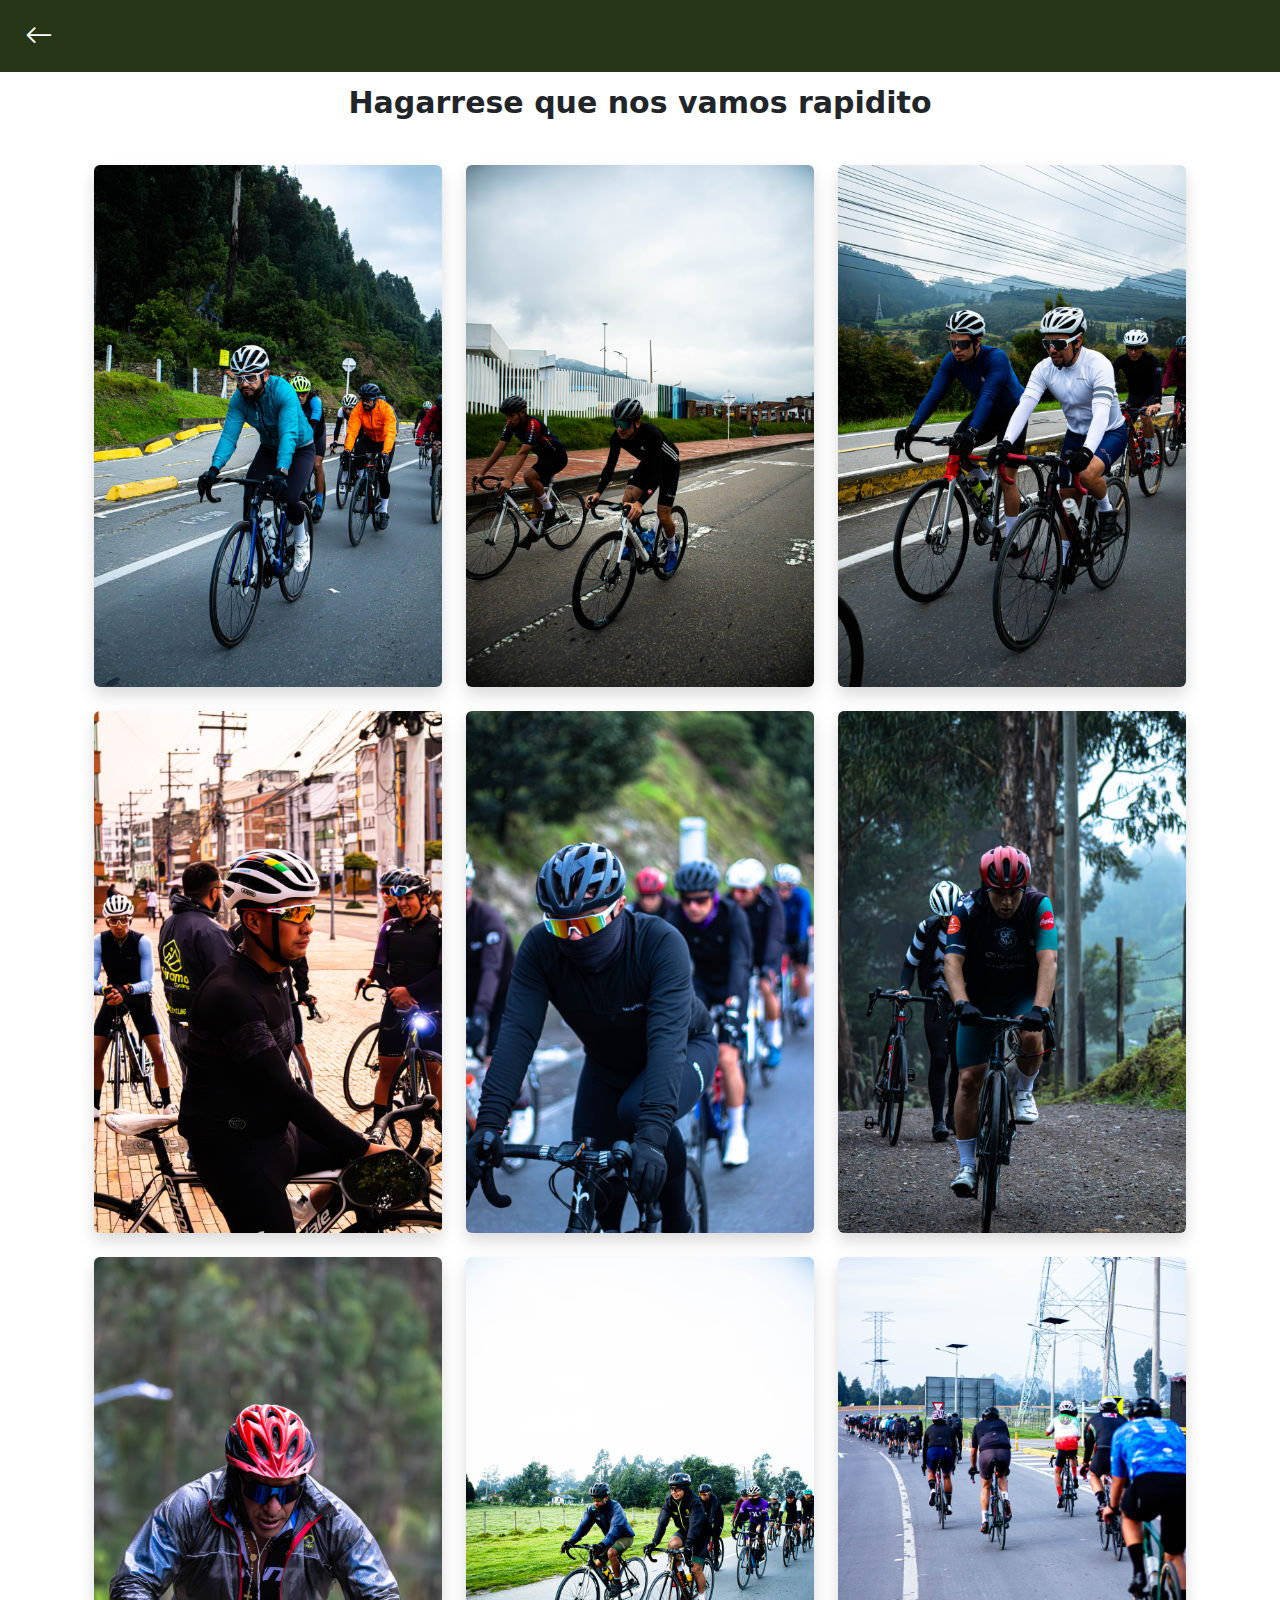
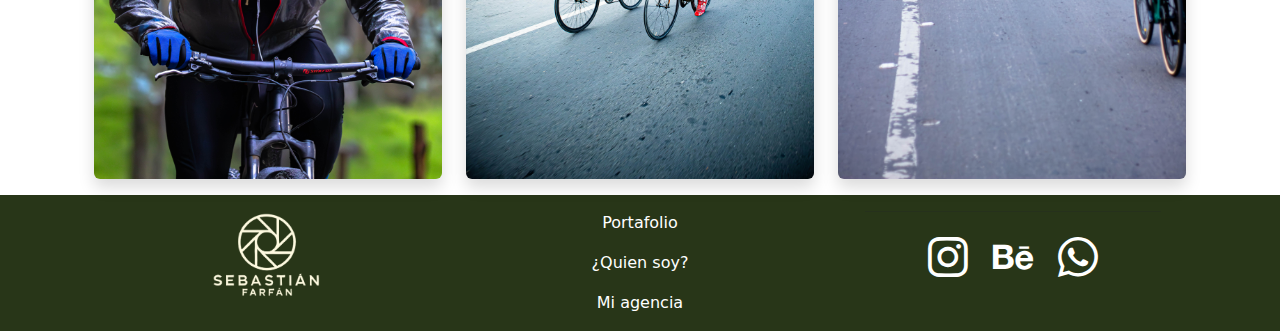
<file: galeria1.html>
<!DOCTYPE html>
<html lang="es">
<head>
    <meta charset="UTF-8">
    <meta name="viewport" content="width=device-width, initial-scale=1.0">
    <title>Galería</title>
    <link href="https://cdn.jsdelivr.net/npm/bootstrap@5.3.3/dist/css/bootstrap.min.css" rel="stylesheet">
    <link rel="stylesheet" href="https://cdn.jsdelivr.net/npm/bootstrap-icons/font/bootstrap-icons.css">
    <link rel="stylesheet" href="./style.css">
</head>
<body>

    <!-- Navbar con botón de retroceso -->
    <nav class="navbar">
        <div class="container-fluid">
            <a href="./portafolio.html" class="btn text-white">
                <i class="bi bi-arrow-left fs-3"></i>
            </a>
        </div>
    </nav>
    <div class="row">
        <div class="col mt-2">
            <center>
                <p class="titulo">Hagarrese que nos vamos rapidito</p>
            </center>
        </div>
    </div>
    <!-- Galería de imágenes -->
    <div class="container mb-3 ">
        <div class="row g-4">
            <div class="col-lg-4 col-md-6 col-sm-12">
                <img src="./img/1.jpg" class="img-fluid rounded shadow" alt="Imagen 1">
            </div>
            <div class="col-lg-4 col-md-6 col-sm-12">
                <img src="./img/2.jpg" class="img-fluid rounded shadow" alt="Imagen 2">
            </div>
            <div class="col-lg-4 col-md-6 col-sm-12">
                <img src="./img/3.jpg" class="img-fluid rounded shadow" alt="Imagen 3">
            </div>
            <div class="col-lg-4 col-md-6 col-sm-12">
                <img src="./img/4.jpg" class="img-fluid rounded shadow" alt="Imagen 4">
            </div>
            <div class="col-lg-4 col-md-6 col-sm-12">
                <img src="./img/5.jpg" class="img-fluid rounded shadow" alt="Imagen 5">
            </div>
            <div class="col-lg-4 col-md-6 col-sm-12">
                <img src="./img/6.jpg" class="img-fluid rounded shadow" alt="Imagen 6">
            </div>
            <div class="col-lg-4 col-md-6 col-sm-12">
                <img src="./img/7.jpg" class="img-fluid rounded shadow" alt="Imagen 7">
            </div>
            <div class="col-lg-4 col-md-6 col-sm-12">
                <img src="./img/8.jpg" class="img-fluid rounded shadow" alt="Imagen 8">
            </div>
            <div class="col-lg-4 col-md-6 col-sm-12">
                <img src="./img/9.jpg" class="img-fluid rounded shadow" alt="Imagen 9">
            </div>
        </div>
    </div>

    <!-- Footer -->
    <div class="row mt-3" style="background-color: #283618;">
        <div class="col-lg-1"></div>
        <div class="col-lg-3 col-sm-12">
            <center>
                <img src="./1.png" style="width: 50%; padding: 5%;" alt="">
            </center>
            
        </div>
        <div class="col-lg-4 col-sm-12">
            <center>
                <p style="margin-top: 16px;"><a href="./portafolio.html" class="footer1">Portafolio</a></p>
                <p><a href="./hoja.html" class="footer1">¿Quien soy?</a></p>
                <p><a href="./tres_huevos.html" class="footer1">Mi agencia</a></p>
            </center>
        </div>
        <div class="col-lg-3 col-sm-12">
            <hr>
            <center>
                <a href="https://www.instagram.com/sebas_farfanph/?hl=es"><i class="bi bi-instagram bi-2"></i></a>
                <a href="https://www.behance.net/sebastianfarfan3"><i class="bi bi-behance bi-2"></i></a>
                <a href="https://wa.me/qr/XGC3FUFTUFPYD1"><i class="bi bi-whatsapp bi-2"></i></a>
            </center>
        </div>
      </div>


    <script src="https://cdn.jsdelivr.net/npm/bootstrap@5.3.3/dist/js/bootstrap.min.js"></script>
</body>
</html>
</file>
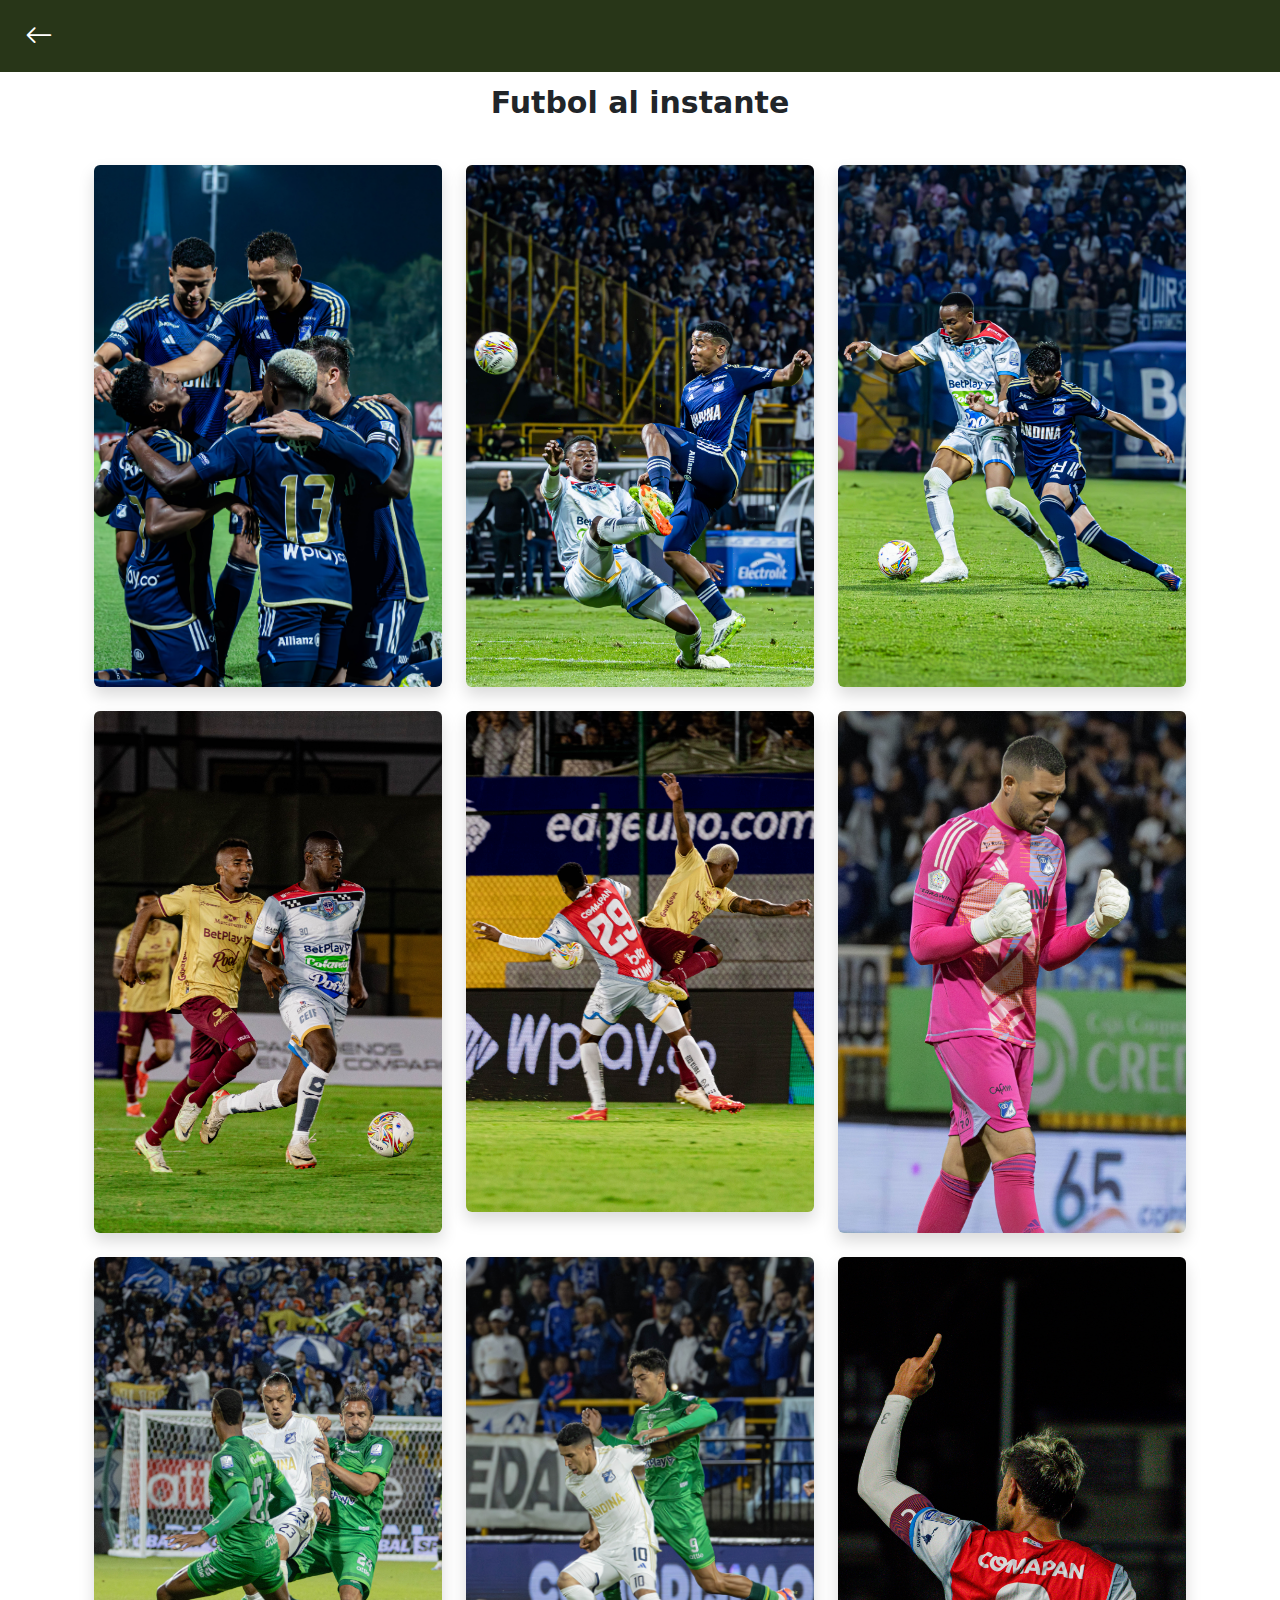
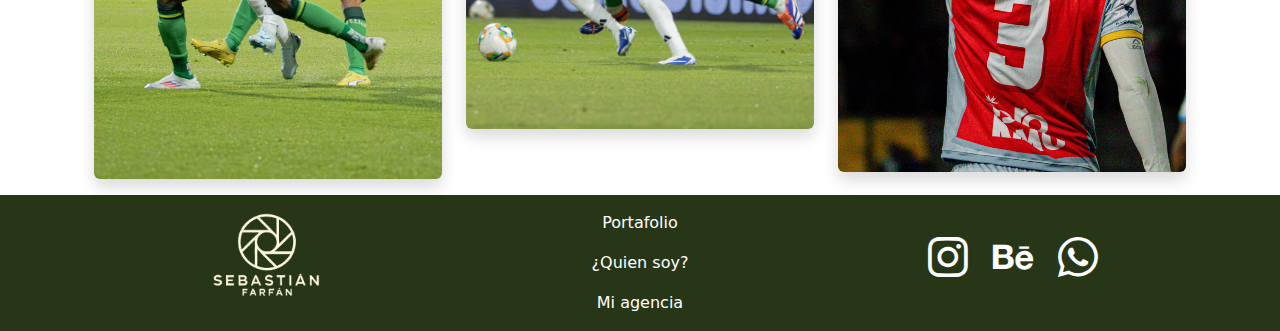
<file: galeria2.html>
<!DOCTYPE html>
<html lang="es">
<head>
    <meta charset="UTF-8">
    <meta name="viewport" content="width=device-width, initial-scale=1.0">
    <title>Galería</title>
    <link href="https://cdn.jsdelivr.net/npm/bootstrap@5.3.3/dist/css/bootstrap.min.css" rel="stylesheet">
    <link rel="stylesheet" href="https://cdn.jsdelivr.net/npm/bootstrap-icons/font/bootstrap-icons.css">
    <link rel="stylesheet" href="./style.css">
</head>
<body>

    <!-- Navbar con botón de retroceso -->
    <nav class="navbar">
        <div class="container-fluid">
            <a href="./portafolio.html" class="btn text-white">
                <i class="bi bi-arrow-left fs-3"></i>
            </a>
        </div>
    </nav>
    <div class="row">
        <div class="col mt-2">
            <center>
                <p class="titulo">Futbol al instante</p>
            </center>
        </div>
    </div>
    <!-- Galería de imágenes -->
    <div class="container mb-3 ">
        <div class="row g-4">
            <div class="col-lg-4 col-md-6 col-sm-12">
                <img src="./img/10.jpg" class="img-fluid rounded shadow" alt="Imagen 1">
            </div>
            <div class="col-lg-4 col-md-6 col-sm-12">
                <img src="./img/11.jpg" class="img-fluid rounded shadow" alt="Imagen 2">
            </div>
            <div class="col-lg-4 col-md-6 col-sm-12">
                <img src="./img/12.jpg" class="img-fluid rounded shadow" alt="Imagen 3">
            </div>
            <div class="col-lg-4 col-md-6 col-sm-12">
                <img src="./img/13.jpg" class="img-fluid rounded shadow" alt="Imagen 4">
            </div>
            <div class="col-lg-4 col-md-6 col-sm-12">
                <img src="./img/14.jpg" class="img-fluid rounded shadow" alt="Imagen 5">
            </div>
            <div class="col-lg-4 col-md-6 col-sm-12">
                <img src="./img/15.jpg" class="img-fluid rounded shadow" alt="Imagen 6">
            </div>
            <div class="col-lg-4 col-md-6 col-sm-12">
                <img src="./img/16.jpg" class="img-fluid rounded shadow" alt="Imagen 7">
            </div>
            <div class="col-lg-4 col-md-6 col-sm-12">
                <img src="./img/17.jpg" class="img-fluid rounded shadow" alt="Imagen 8">
            </div>
            <div class="col-lg-4 col-md-6 col-sm-12">
                <img src="./img/18.jpg" class="img-fluid rounded shadow" alt="Imagen 9">
            </div>
        </div>
    </div>

    <!-- Footer -->
    <div class="row mt-3" style="background-color: #283618;">
        <div class="col-lg-1"></div>
        <div class="col-lg-3 col-sm-12">
            <center>
                <img src="./1.png" style="width: 50%; padding: 5%;" alt="">
            </center>
            
        </div>
        <div class="col-lg-4 col-sm-12">
            <center>
                <p style="margin-top: 16px;"><a href="./portafolio.html" class="footer1">Portafolio</a></p>
                <p><a href="./hoja.html" class="footer1">¿Quien soy?</a></p>
                <p><a href="./tres_huevos.html" class="footer1">Mi agencia</a></p>
            </center>
        </div>
        <div class="col-lg-3 col-sm-12">
            <hr>
            <center>
                <a href="https://www.instagram.com/sebas_farfanph/?hl=es"><i class="bi bi-instagram bi-2"></i></a>
                <a href="https://www.behance.net/sebastianfarfan3"><i class="bi bi-behance bi-2"></i></a>
                <a href="https://wa.me/qr/XGC3FUFTUFPYD1"><i class="bi bi-whatsapp bi-2"></i></a>
            </center>
        </div>
      </div>


    <script src="https://cdn.jsdelivr.net/npm/bootstrap@5.3.3/dist/js/bootstrap.min.js"></script>
</body>
</html>
</file>
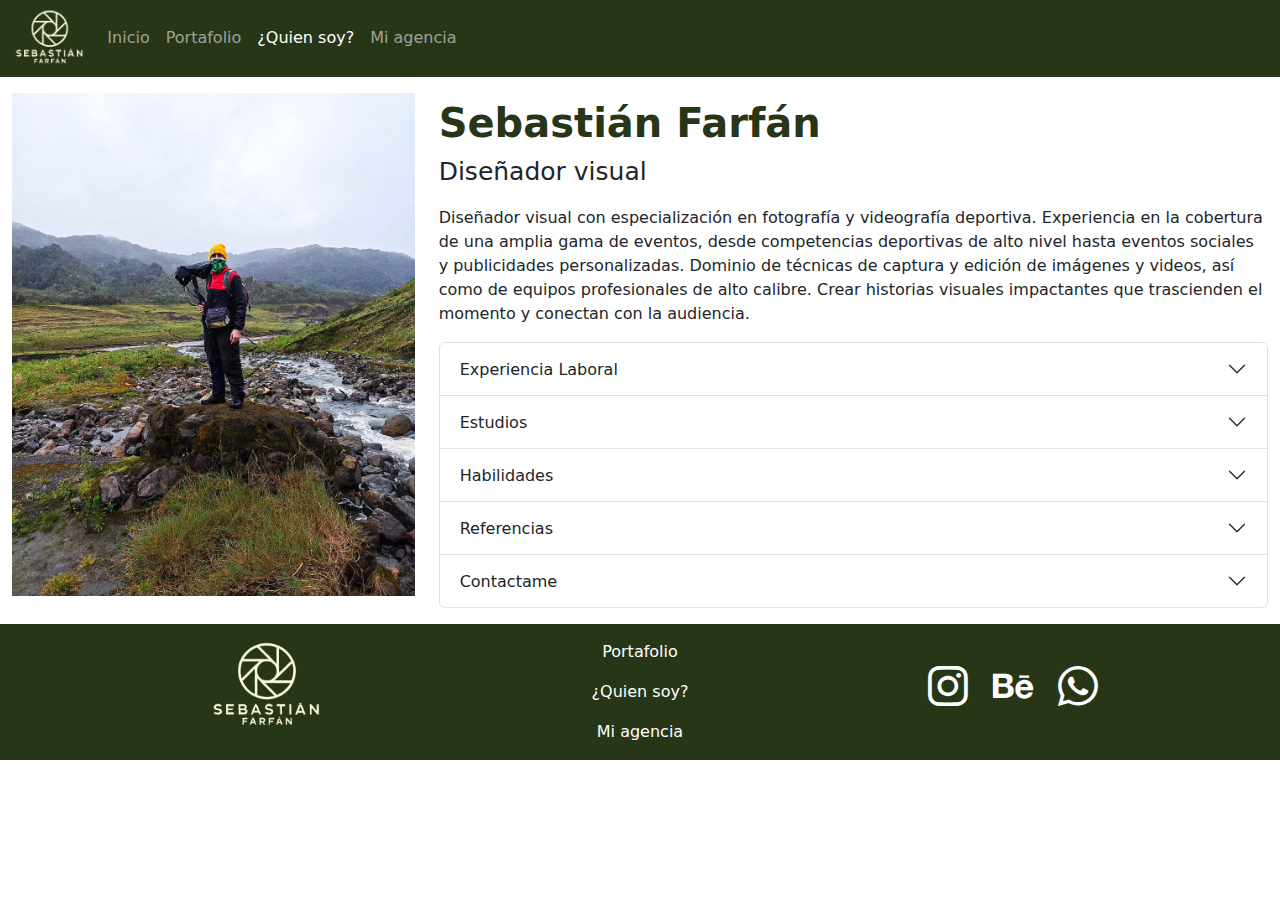
<file: hoja.html>
<!DOCTYPE html>
<html lang="en">
<head>
    <meta charset="UTF-8">
    <meta name="viewport" content="width=device-width, initial-scale=1.0">
    <title>Document</title>
    <link href="https://cdn.jsdelivr.net/npm/bootstrap@5.3.3/dist/css/bootstrap.min.css" rel="stylesheet" integrity="sha384-QWTKZyjpPEjISv5WaRU9OFeRpok6YctnYmDr5pNlyT2bRjXh0JMhjY6hW+ALEwIH" crossorigin="anonymous">
    <link rel="stylesheet" href="https://cdn.jsdelivr.net/npm/bootstrap-icons@1.11.3/font/bootstrap-icons.min.css">
    <link rel="stylesheet" href="./style.css">
</head>
<body>
    <nav class="navbar navbar-expand-lg "  data-bs-theme="dark">
        <div class="container-fluid" >
          <img src="./1.png" class="logo" alt="">
          <button class="navbar-toggler" type="button" data-bs-toggle="collapse" data-bs-target="#navbarText" aria-controls="navbarText" aria-expanded="false" aria-label="Toggle navigation">
            <span class="navbar-toggler-icon"></span>
          </button>
          <div class="collapse navbar-collapse" id="navbarText">
            <ul class="navbar-nav me-auto mb-2 mb-lg-0">
              <li class="nav-item">
                <a class="nav-link" aria-current="page" href="./index.html">Inicio</a>
              </li>
              <li class="nav-item">
                <a class="nav-link " href="./portafolio.html">Portafolio</a>
              </li>
              <li class="nav-item">
                <a class="nav-link active" href="./hoja.html">¿Quien soy?</a>
              </li>
              <li class="nav-item">
                <a class="nav-link" href="./tres_huevos.html">Mi agencia</a>
              </li>
            </ul>
          </div>
        </div>
      </nav>
      <div class="row mt-3">
        <div class="col-4">
            <img src="./img/28.jpg" class="img-fluid" alt="">
        </div>
        <div class="col-8">
            <p class="hoja-title">Sebastián Farfán</p>
            <p class="hoja-subtitle">Diseñador visual</p>
            <p>Diseñador visual  con especialización en fotografía y videografía deportiva. Experiencia en la cobertura de una amplia gama de eventos, desde competencias deportivas de alto nivel hasta eventos sociales y publicidades personalizadas. Dominio de técnicas de captura y edición de imágenes y videos, así como de equipos profesionales de alto calibre. Crear historias visuales impactantes que trascienden el momento y conectan con la audiencia. </p>
            <div class="accordion" id="accordionExample">
                <div class="accordion-item">
                    <h2 class="accordion-header">
                      <button class="accordion-button collapsed" type="button" data-bs-toggle="collapse" data-bs-target="#collapseOne" aria-expanded="false" aria-controls="collapseOne">
                        Experiencia Laboral
                      </button>
                    </h2>
                    <div id="collapseOne" class="accordion-collapse collapse" data-bs-parent="#accordionExample">
                      <div class="accordion-body">
                        <p class="exp-1">Vídeografo gastronómico </p>
                        <p class="exp-2">Clandestino Zipaquirá</p>
                        <p class="exp-2">Marzo 2025-Actualidad </p>
                        <ul class="mt-2">
                            <li>Desarrollo de estrategias visuales para resaltar platos, productos o marcas gastronómicas, asegurando la alineación con la visión del cliente 
                            </li>
                            <li>Captura de imágenes de alta calidad de alimentos, utilizando técnicas de iluminación, ángulos y lentes para destacar la textura, color y detalles visuales.
                            </li>
                            <li>Adaptación de videos para redes sociales como Instagram, TikTok y YouTube, y para promociones de productos o eventos gastronómicos.
                            </li>
                        </ul>
                        <p class="exp-1">Fotógrafo inmobiliario </p>
                        <p class="exp-2">Horum Colombia</p>
                        <p class="exp-2">Diciembre 2024-Actualidad</p>
                        <ul class="mt-2">
                            <li>Realización de fotografías de alta calidad de interiores y exteriores de propiedades, incluyendo casas, apartamentos, oficinas y espacios comerciales, destacando las características más atractivas y únicas de cada inmueble.</li>
                            <li>Adaptación de las técnicas fotográficas a las tendencias actuales en el mercado inmobiliario, asegurando que las imágenes sean atractivas para los posibles compradores y reflejen el estilo y la estética contemporánea.
                            </li>
                        </ul>
                      </div>
                    </div>
                  </div>
                <div class="accordion-item">
                  <h2 class="accordion-header">
                    <button class="accordion-button collapsed" type="button" data-bs-toggle="collapse" data-bs-target="#collapseTwo" aria-expanded="false" aria-controls="collapseTwo">
                      Estudios
                    </button>
                  </h2>
                  <div id="collapseTwo" class="accordion-collapse collapse" data-bs-parent="#accordionExample">
                    <div class="accordion-body">
                        <p class="exp-1">Diseñador Visual</p>
                        <p class="exp-2">Institución: Fundación Universitaria Compensar </p>
                        <p class="exp-2">2023-Actualidad</p>
                        <p class="exp-1 mt-4">Curso Fotografía deportiva</p>
                        <p class="exp-2">Institución: Universidad del Rosario </p>
                        <p class="exp-2">2022</p>
                        <p class="exp-1 mt-4">Técnico en piezas publicitarias                        </p>
                        <p class="exp-2">Institución: Fundación Universitaria Compensar </p>
                        <p class="exp-2">2021-2022</p>
                    </div>
                  </div>
                </div>
                <div class="accordion-item">
                  <h2 class="accordion-header">
                    <button class="accordion-button collapsed" type="button" data-bs-toggle="collapse" data-bs-target="#collapseThree" aria-expanded="false" aria-controls="collapseThree">
                      Habilidades
                    </button>
                  </h2>
                  <div id="collapseThree" class="accordion-collapse collapse" data-bs-parent="#accordionExample">
                    <div class="accordion-body">
                      <ul>
                        <li>Davinci</li>
                        <li>Suite Adobe</li>
                        <li>Lightroom </li>
                        <li>Photoshop</li>
                        <li>After effects</li>
                      </ul>
                    </div>
                  </div>
                </div>
                <div class="accordion-item">
                    <h2 class="accordion-header">
                      <button class="accordion-button collapsed" type="button" data-bs-toggle="collapse" data-bs-target="#collapse4" aria-expanded="false" aria-controls="collapse4">
                        Referencias
                      </button>
                    </h2>
                    <div id="collapse4" class="accordion-collapse collapse" data-bs-parent="#accordionExample">
                      <div class="accordion-body">
                        <p class="exp-1">ALEXANDER MARTINEZ</p>
                        <p class="exp-2">Ingeniero electrónico</p>
                        <p class="exp-2">3002188311</p>
                        <p class="exp-1 mt-3">CAMILO CARDONA</p>
                        <p class="exp-2"> Fotógrafo</p>
                        <p class="exp-2">3202874870</p>
                      </div>
                    </div>
                </div>
                <div class="accordion-item">
                    <h2 class="accordion-header">
                      <button class="accordion-button collapsed" type="button" data-bs-toggle="collapse" data-bs-target="#collapse5" aria-expanded="false" aria-controls="collapse5">
                        Contactame
                      </button>
                    </h2>
                    <div id="collapse5" class="accordion-collapse collapse" data-bs-parent="#accordionExample">
                      <div class="accordion-body">
                        <a class="exp-2" href=""><i class="bi bi-google bi-3"></i>  fotosfarfan@gmail.com</a><br>
                        <a class="exp-2" href="https://wa.me/qr/XGC3FUFTUFPYD1"><i class="bi bi-phone bi-3"></i>  300-878-2151</a><br>
                        <a class="exp-2" href="https://www.behance.net/sebastianfarfan3"><i class="bi bi-behance bi-3"></i>  sebastianfarfan3</a><br>
                        <a class="exp-2" href="https://www.linkedin.com/in/sebastian-farfan-759332283?utm_source=share&utm_campaign=share_via&utm_content=profile&utm_medium=android_app"><i class="bi bi-linkedin bi-3"></i> Sebastian Farfan</a><br>
                        <a class="exp-2" href=""><i class="bi bi-instagram bi-3"></i>  @sebas_farfanph</a>
                        
                      </div>
                    </div>
                </div>
        </div>
      </div>
    </div>
    <div class="row mt-3" style="background-color: #283618;">
      <div class="col-lg-1"></div>
      <div class="col-lg-3 col-sm-12">
          <center>
              <img src="./1.png" style="width: 50%; padding: 5%;" alt="">
          </center>
          
      </div>
      <div class="col-lg-4 col-sm-12">
          <center>
              <p style="margin-top: 16px;"><a href="./portafolio.html" class="footer1">Portafolio</a></p>
              <p><a href="./hoja.html" class="footer1">¿Quien soy?</a></p>
              <p><a href="./tres_huevos.html" class="footer1">Mi agencia</a></p>
          </center>
      </div>
      <div class="col-lg-3 col-sm-12">
          <hr>
          <center>
              <a href="https://www.instagram.com/sebas_farfanph/?hl=es"><i class="bi bi-instagram bi-2"></i></a>
              <a href="https://www.behance.net/sebastianfarfan3"><i class="bi bi-behance bi-2"></i></a>
              <a href="https://wa.me/qr/XGC3FUFTUFPYD1"><i class="bi bi-whatsapp bi-2"></i></a>
          </center>
      </div>
    </div>

    <script src="https://cdn.jsdelivr.net/npm/@popperjs/core@2.11.8/dist/umd/popper.min.js" integrity="sha384-I7E8VVD/ismYTF4hNIPjVp/Zjvgyol6VFvRkX/vR+Vc4jQkC+hVqc2pM8ODewa9r" crossorigin="anonymous"></script>
    <script src="https://cdn.jsdelivr.net/npm/bootstrap@5.3.3/dist/js/bootstrap.min.js" integrity="sha384-0pUGZvbkm6XF6gxjEnlmuGrJXVbNuzT9qBBavbLwCsOGabYfZo0T0to5eqruptLy" crossorigin="anonymous"></script>
</body>
</html>
</file>
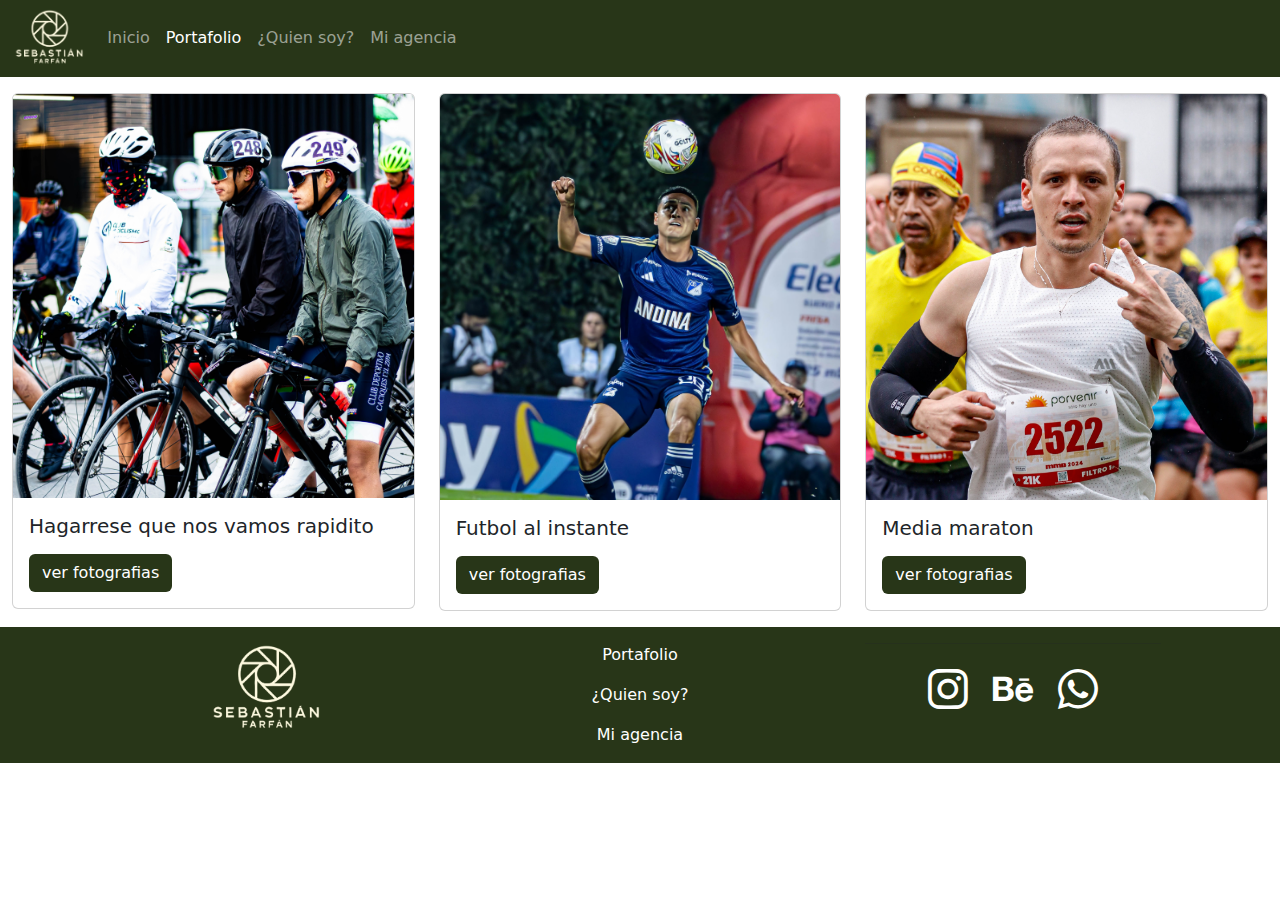
<file: portafolio.html>
<!DOCTYPE html>
<html lang="en">
<head>
    <meta charset="UTF-8">
    <meta name="viewport" content="width=device-width, initial-scale=1.0">
    <title>Document</title>
    <link href="https://cdn.jsdelivr.net/npm/bootstrap@5.3.3/dist/css/bootstrap.min.css" rel="stylesheet" integrity="sha384-QWTKZyjpPEjISv5WaRU9OFeRpok6YctnYmDr5pNlyT2bRjXh0JMhjY6hW+ALEwIH" crossorigin="anonymous">
    <link rel="stylesheet" href="https://cdn.jsdelivr.net/npm/bootstrap-icons@1.11.3/font/bootstrap-icons.min.css">
    <link rel="stylesheet" href="./style.css">
</head>
<body>
    <nav class="navbar navbar-expand-lg "  data-bs-theme="dark">
        <div class="container-fluid" >
          <img src="./1.png" class="logo" alt="">
          <button class="navbar-toggler" type="button" data-bs-toggle="collapse" data-bs-target="#navbarText" aria-controls="navbarText" aria-expanded="false" aria-label="Toggle navigation">
            <span class="navbar-toggler-icon"></span>
          </button>
          <div class="collapse navbar-collapse" id="navbarText">
            <ul class="navbar-nav me-auto mb-2 mb-lg-0">
              <li class="nav-item">
                <a class="nav-link" aria-current="page" href="./index.html">Inicio</a>
              </li>
              <li class="nav-item">
                <a class="nav-link active" href="#">Portafolio</a>
              </li>
              <li class="nav-item">
                <a class="nav-link" href="./hoja.html">¿Quien soy?</a>
              </li>
              <li class="nav-item">
                <a class="nav-link" href="./tres_huevos.html">Mi agencia</a>
              </li>
            </ul>
          </div>
        </div>
      </nav>
      <div class="row mt-3">
        <div class="col-sm-12 col-lg-4">
            <div class="card" style="width: 100%;">
                <img src="./6.jpg" class="card-img-top" alt="...">
                <div class="card-body">
                  <h5 class="card-title">Hagarrese que nos vamos rapidito</h5>
                  <p class="card-text"></p>
                  <a href="./galeria1.html" class="btn btn-card">ver fotografias</a>
                </div>
              </div>
        </div>
        <div class="col-sm-12 col-lg-4">
            <div class="card" style="width: 100%;">
                <img src="./7.jpg" class="card-img-top" alt="...">
                <div class="card-body">
                  <h5 class="card-title">Futbol al instante</h5>
                  <p class="card-text"></p>
                  <a href="./galeria2.html" class="btn btn-card">ver fotografias</a>
                </div>
              </div>
        </div>
        <div class="col-sm-12 col-lg-4">
            <div class="card" style="width: 100%;">
                <img src="./5.jpg" class="card-img-top" alt="...">
                <div class="card-body">
                    <h5 class="card-title">Media maraton</h5>
                    <p class="card-text"></p>
                    <a href="./galeria3.html" class="btn btn-card">ver fotografias</a>
                </div>
            </div>
        </div>
      </div>
      <div class="row mt-3" style="background-color: #283618;">
        <div class="col-lg-1"></div>
        <div class="col-lg-3 col-sm-12">
            <center>
                <img src="./1.png" style="width: 50%; padding: 5%;" alt="">
            </center>
            
        </div>
        <div class="col-lg-4 col-sm-12">
            <center>
                <p style="margin-top: 16px;"><a href="./portafolio.html" class="footer1">Portafolio</a></p>
                <p><a href="./hoja.html" class="footer1">¿Quien soy?</a></p>
                <p><a href="./tres_huevos.html" class="footer1">Mi agencia</a></p>
            </center>
        </div>
        <div class="col-lg-3 col-sm-12">
            <hr>
            <center>
                <a href="https://www.instagram.com/sebas_farfanph/?hl=es"><i class="bi bi-instagram bi-2"></i></a>
                <a href="https://www.behance.net/sebastianfarfan3"><i class="bi bi-behance bi-2"></i></a>
                <a href="https://wa.me/qr/XGC3FUFTUFPYD1"><i class="bi bi-whatsapp bi-2"></i></a>
            </center>
        </div>
      </div>

    <script src="https://cdn.jsdelivr.net/npm/@popperjs/core@2.11.8/dist/umd/popper.min.js" integrity="sha384-I7E8VVD/ismYTF4hNIPjVp/Zjvgyol6VFvRkX/vR+Vc4jQkC+hVqc2pM8ODewa9r" crossorigin="anonymous"></script>
    <script src="https://cdn.jsdelivr.net/npm/bootstrap@5.3.3/dist/js/bootstrap.min.js" integrity="sha384-0pUGZvbkm6XF6gxjEnlmuGrJXVbNuzT9qBBavbLwCsOGabYfZo0T0to5eqruptLy" crossorigin="anonymous"></script>
</body>
</html>
</file>
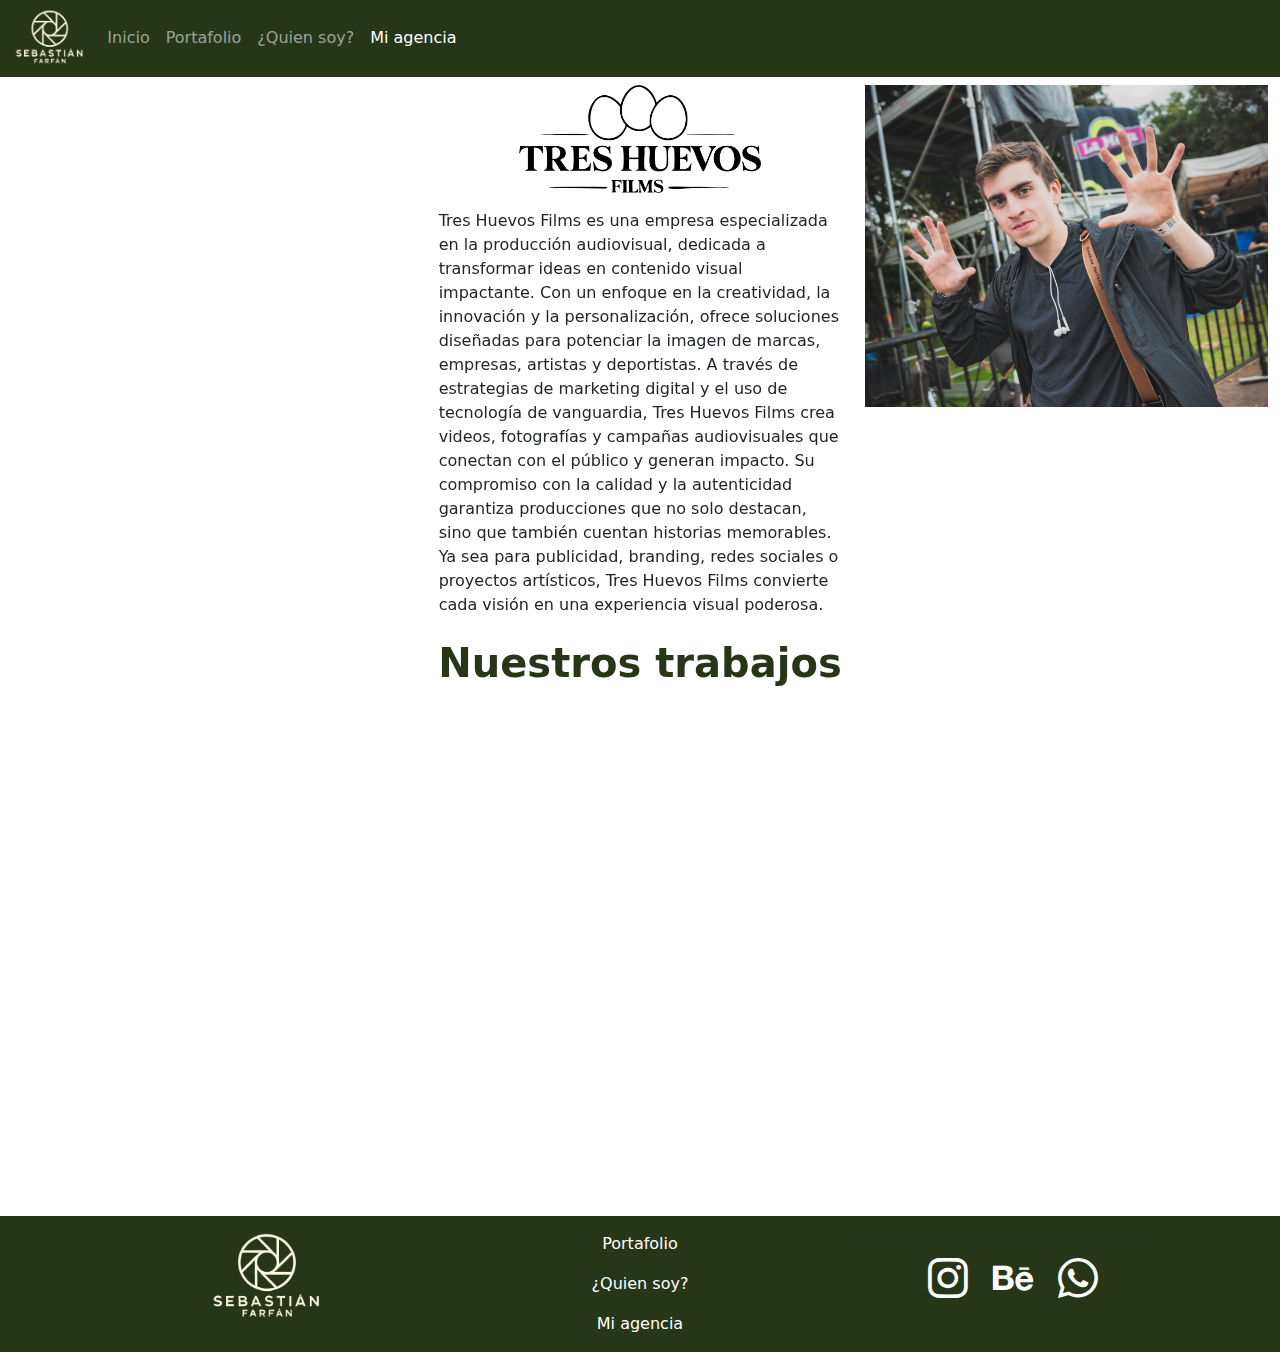
<file: tres_huevos.html>
<!DOCTYPE html>
<html lang="en">
<head>
    <meta charset="UTF-8">
    <meta name="viewport" content="width=device-width, initial-scale=1.0">
    <title>Document</title>
    <link href="https://cdn.jsdelivr.net/npm/bootstrap@5.3.3/dist/css/bootstrap.min.css" rel="stylesheet" integrity="sha384-QWTKZyjpPEjISv5WaRU9OFeRpok6YctnYmDr5pNlyT2bRjXh0JMhjY6hW+ALEwIH" crossorigin="anonymous">
    <link rel="stylesheet" href="https://cdn.jsdelivr.net/npm/bootstrap-icons@1.11.3/font/bootstrap-icons.min.css">
    <link rel="stylesheet" href="./style.css">
</head>
<body>
    <nav class="navbar navbar-expand-lg "  data-bs-theme="dark">
        <div class="container-fluid" >
          <img src="./1.png" class="logo" alt="">
          <button class="navbar-toggler" type="button" data-bs-toggle="collapse" data-bs-target="#navbarText" aria-controls="navbarText" aria-expanded="false" aria-label="Toggle navigation">
            <span class="navbar-toggler-icon"></span>
          </button>
          <div class="collapse navbar-collapse" id="navbarText">
            <ul class="navbar-nav me-auto mb-2 mb-lg-0">
              <li class="nav-item">
                <a class="nav-link " aria-current="page" href="./index.html">Inicio</a>
              </li>
              <li class="nav-item">
                <a class="nav-link" href="./portafolio.html">Portafolio</a>
              </li>
              <li class="nav-item">
                <a class="nav-link" href="./hoja.html">¿Quien soy?</a>
              </li>
              <li class="nav-item">
                <a class="nav-link active" href="./tres_huevos.html">Mi agencia</a>
              </li>
            </ul>
          </div>
        </div>
      </nav>
      <div class="row mt-2">
        <div class="col-lg-4 col-sm-12">
          <iframe width="100%" height="500px" src="https://www.youtube.com/embed/7I5SWgWqBso" title="clandestino" frameborder="0" allow="accelerometer; autoplay; clipboard-write; encrypted-media; gyroscope; picture-in-picture; web-share" referrerpolicy="strict-origin-when-cross-origin" allowfullscreen></iframe>
        </div>
        <div class="col-lg-4 col-sm-12">
            <center><img src="./img/logo tres huevos.png" class="img-fluid" style="width: 60%;" alt=""></center>
            <p class="mt-3">Tres Huevos Films es una empresa especializada en la producción audiovisual, dedicada a transformar ideas en contenido visual impactante. Con un enfoque en la creatividad, la innovación y la personalización, ofrece soluciones diseñadas para potenciar la imagen de marcas, empresas, artistas y deportistas. A través de estrategias de marketing digital y el uso de tecnología de vanguardia, Tres Huevos Films crea videos, fotografías y campañas audiovisuales que conectan con el público y generan impacto. Su compromiso con la calidad y la autenticidad garantiza producciones que no solo destacan, sino que también cuentan historias memorables. Ya sea para publicidad, branding, redes sociales o proyectos artísticos, Tres Huevos Films convierte cada visión en una experiencia visual poderosa.</p>
        </div>
        <div class="col-lg-4 col-sm-12">
          <img src="./img/Sebas Megaland-3359.jpg" class="img-fluid" alt="">
        </div>
      </div>
      <div class="row">
        <div class="col-12">
            <center><p class="hoja-title">Nuestros trabajos</p></center>
        </div>
        <div class="col-lg-4 col-sm-12">
            <iframe width="100%" height="500px" src="https://www.youtube.com/embed/2hjeDrwBIc4" title="villa gol video noche" frameborder="0" allow="accelerometer; autoplay; clipboard-write; encrypted-media; gyroscope; picture-in-picture; web-share" referrerpolicy="strict-origin-when-cross-origin" allowfullscreen></iframe>
        </div>
        <div class="col-lg-4 col-sm-12">
            <iframe width="100%" height="500px" src="https://www.youtube.com/embed/3_1FWwzkFoA" title="honda tech vertical" frameborder="0" allow="accelerometer; autoplay; clipboard-write; encrypted-media; gyroscope; picture-in-picture; web-share" referrerpolicy="strict-origin-when-cross-origin" allowfullscreen></iframe>
        </div>
        <div class="col-lg-4 col-sm-12">
            <iframe width="100%" height="500px" src="https://www.youtube.com/embed/gAKPa8DrkEM" title="Conoce Clandestino" frameborder="0" allow="accelerometer; autoplay; clipboard-write; encrypted-media; gyroscope; picture-in-picture; web-share" referrerpolicy="strict-origin-when-cross-origin" allowfullscreen></iframe>
        </div>
      </div>
      <div class="row mt-3" style="background-color: #283618;">
        <div class="col-lg-1"></div>
        <div class="col-lg-3 col-sm-12">
            <center>
                <img src="./1.png" style="width: 50%; padding: 5%;" alt="">
            </center>
            
        </div>
        <div class="col-lg-4 col-sm-12">
            <center>
                <p style="margin-top: 16px;"><a href="./portafolio.html" class="footer1">Portafolio</a></p>
                <p><a href="./hoja.html" class="footer1">¿Quien soy?</a></p>
                <p><a href="./tres_huevos.html" class="footer1">Mi agencia</a></p>
            </center>
        </div>
        <div class="col-lg-3 col-sm-12">
            <hr>
            <center>
                <a href="https://www.instagram.com/sebas_farfanph/?hl=es"><i class="bi bi-instagram bi-2"></i></a>
                <a href="https://www.behance.net/sebastianfarfan3"><i class="bi bi-behance bi-2"></i></a>
                <a href="https://wa.me/qr/XGC3FUFTUFPYD1"><i class="bi bi-whatsapp bi-2"></i></a>
            </center>
        </div>
      </div>

    <script src="https://cdn.jsdelivr.net/npm/@popperjs/core@2.11.8/dist/umd/popper.min.js" integrity="sha384-I7E8VVD/ismYTF4hNIPjVp/Zjvgyol6VFvRkX/vR+Vc4jQkC+hVqc2pM8ODewa9r" crossorigin="anonymous"></script>
    <script src="https://cdn.jsdelivr.net/npm/bootstrap@5.3.3/dist/js/bootstrap.min.js" integrity="sha384-0pUGZvbkm6XF6gxjEnlmuGrJXVbNuzT9qBBavbLwCsOGabYfZo0T0to5eqruptLy" crossorigin="anonymous"></script>
</body>
</html>
</file>
<file: style.css>
.navbar{
    background-color: #283618;
}
.logo{
    width: 6%;
    margin-right: 12px;
}
.row {
    margin: 0;
    padding: 0;
}
.footer1{
    color: white;
    text-decoration: none;
}
.bi-2{
    color: white;
    font-size: 40px;
    padding: 10px;
    
}
.bi-3{
    color: rgb(0, 0, 0);
    font-size: 15px;
}
.btn-card{
    background-color: #283618;
    color: white;
}
.btn-card:hover{
    background-color: white;
    color: #283618;
    border-color: #283618;
    border-style: solid;
    
}
.titulo{
    font-size: 30px;
    font-weight: bold;

}
.hoja-title{
    font-size: 40px;
    color: #283618;
    font-weight: bolder;
    margin: 0;
    padding: 0;
}
.hoja-subtitle{
    font-size: 25px;
}
.exp-1{
    margin: 0;
    padding: 0;
    color: #283618;
    font-weight: bold;
}
.exp-2{
    margin: 0;
    padding: 0;
    text-decoration: none;
    color: black;
    cursor: pointer;
}
</file>
